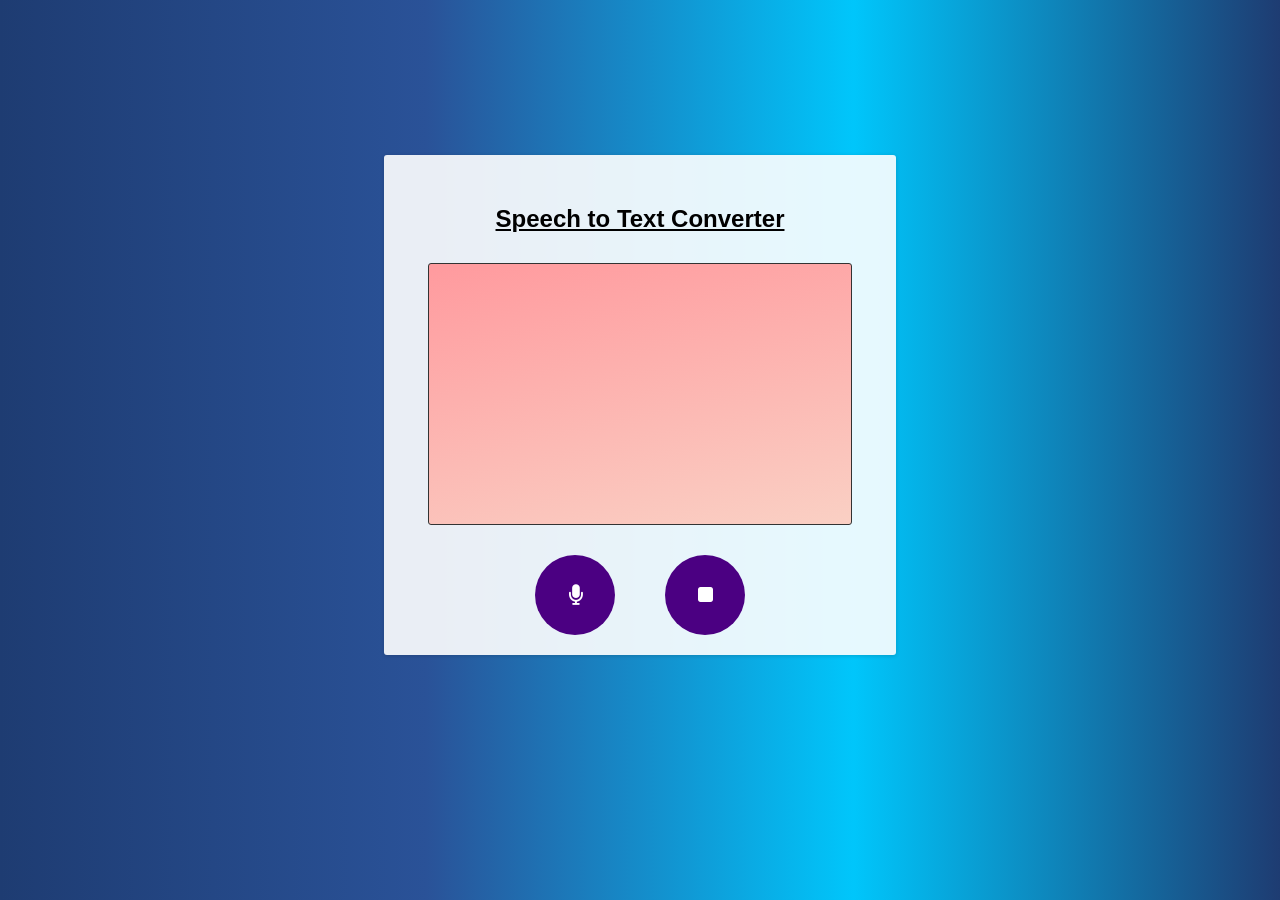
<file: Day 1 Speech-To-Text/Project-46-Speech-To-Text/index.html>
<!DOCTYPE html>
<html lang="en">
<head>
    <meta charset="UTF-8">
    <meta name="viewport" content="width=device-width, initial-scale=1.0">
    <title>Speech to Text</title>
    <link rel="stylesheet" href="style.css">
    <link rel="stylesheet" href="https://cdnjs.cloudflare.com/ajax/libs/font-awesome/6.5.1/css/all.min.css" integrity="sha512-DTOQO9RWCH3ppGqcWaEA1BIZOC6xxalwEsw9c2QQeAIftl+Vegovlnee1c9QX4TctnWMn13TZye+giMm8e2LwA==" crossorigin="anonymous" referrerpolicy="no-referrer" />
</head>
<body>
    
    <div class="container">
        <h2>Speech to Text Converter</h2>
        <div id="result"></div>
        <div class="button-container">
            <button onclick="startConverting()">
                <i class="fa fa-microphone"></i>
            </button>

            <button onclick="stopConverting()">
                <i class="fa fa-stop"></i>
            </button>
        </div>
    </div>
    <script src="script.js"></script>
</body>
</html>
</file>
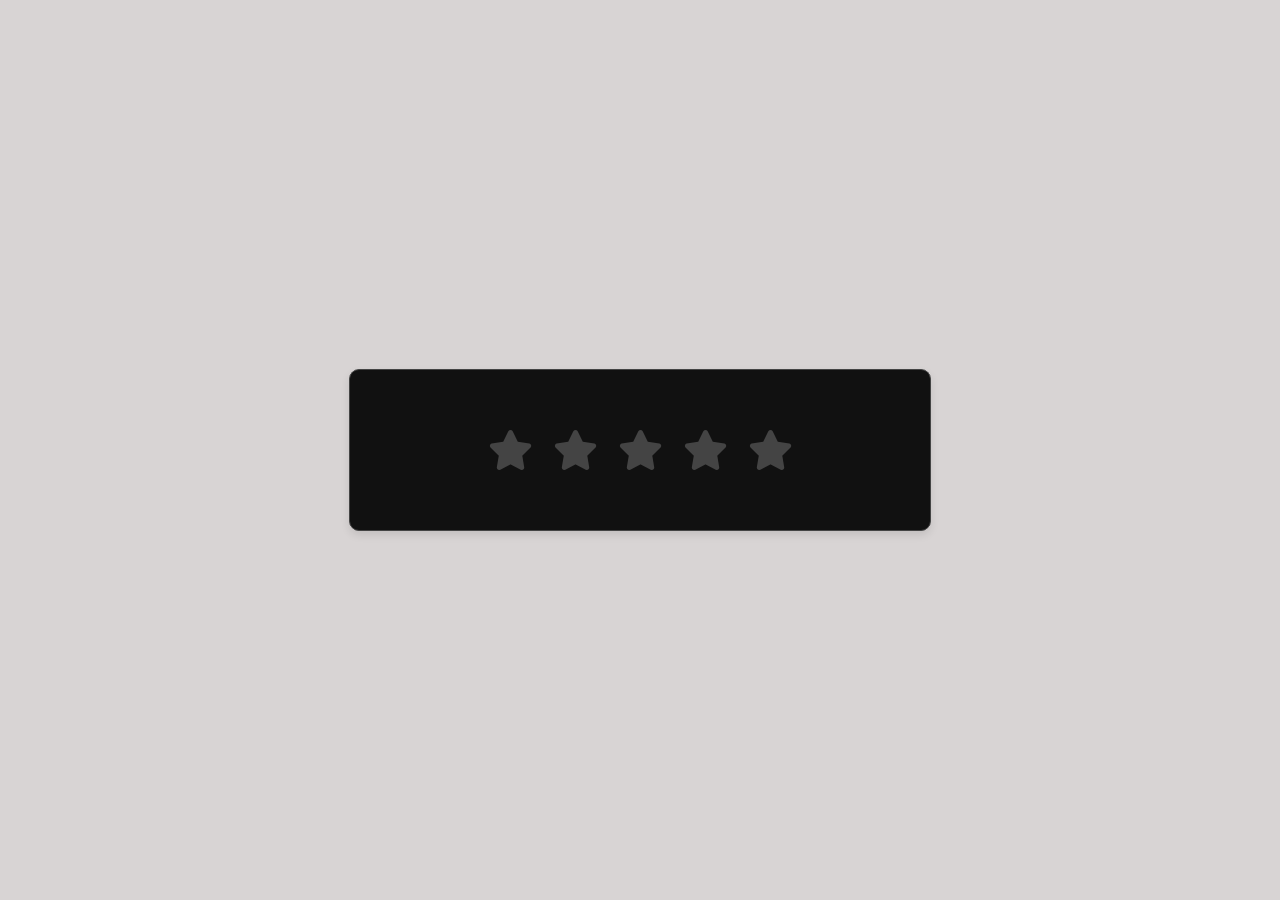
<file: Day 12 Star-Rating/Project-57-Star-Rating/index.html>
<!DOCTYPE html>
<html lang="en">
<head>
    <meta charset="UTF-8">
    <meta name="viewport" content="width=device-width, initial-scale=1.0">
    <title>Star Rating</title>
    <link rel="stylesheet" href="style.css">
    <link rel="stylesheet" href="https://cdnjs.cloudflare.com/ajax/libs/font-awesome/6.5.1/css/all.min.css" integrity="sha512-DTOQO9RWCH3ppGqcWaEA1BIZOC6xxalwEsw9c2QQeAIftl+Vegovlnee1c9QX4TctnWMn13TZye+giMm8e2LwA==" crossorigin="anonymous" referrerpolicy="no-referrer" />
</head>
<body>

    <div class="wrapper">
        <div class="post">
            <div class="text">Thanks for rating us!</div>
            <div class="edit">EDIT</div>
        </div>
        <div class="star-widget">
            <input type="radio" name="rate" id="rate-5">
            <label for="rate-5" class="fas fa-star"></label>
            <input type="radio" name="rate" id="rate-4">
            <label for="rate-4" class="fas fa-star"></label>
            <input type="radio" name="rate" id="rate-3">
            <label for="rate-3" class="fas fa-star"></label>
            <input type="radio" name="rate" id="rate-2">
            <label for="rate-2" class="fas fa-star"></label>
            <input type="radio" name="rate" id="rate-1">
            <label for="rate-1" class="fas fa-star"></label>
            <form action="#">
               <header></header> 
               <div class="btn">
                    <button type="submit">rate</button>
               </div>
            </form>
        </div>
    </div>
    <script src="script.js"></script>
</body>
</html>
</file>
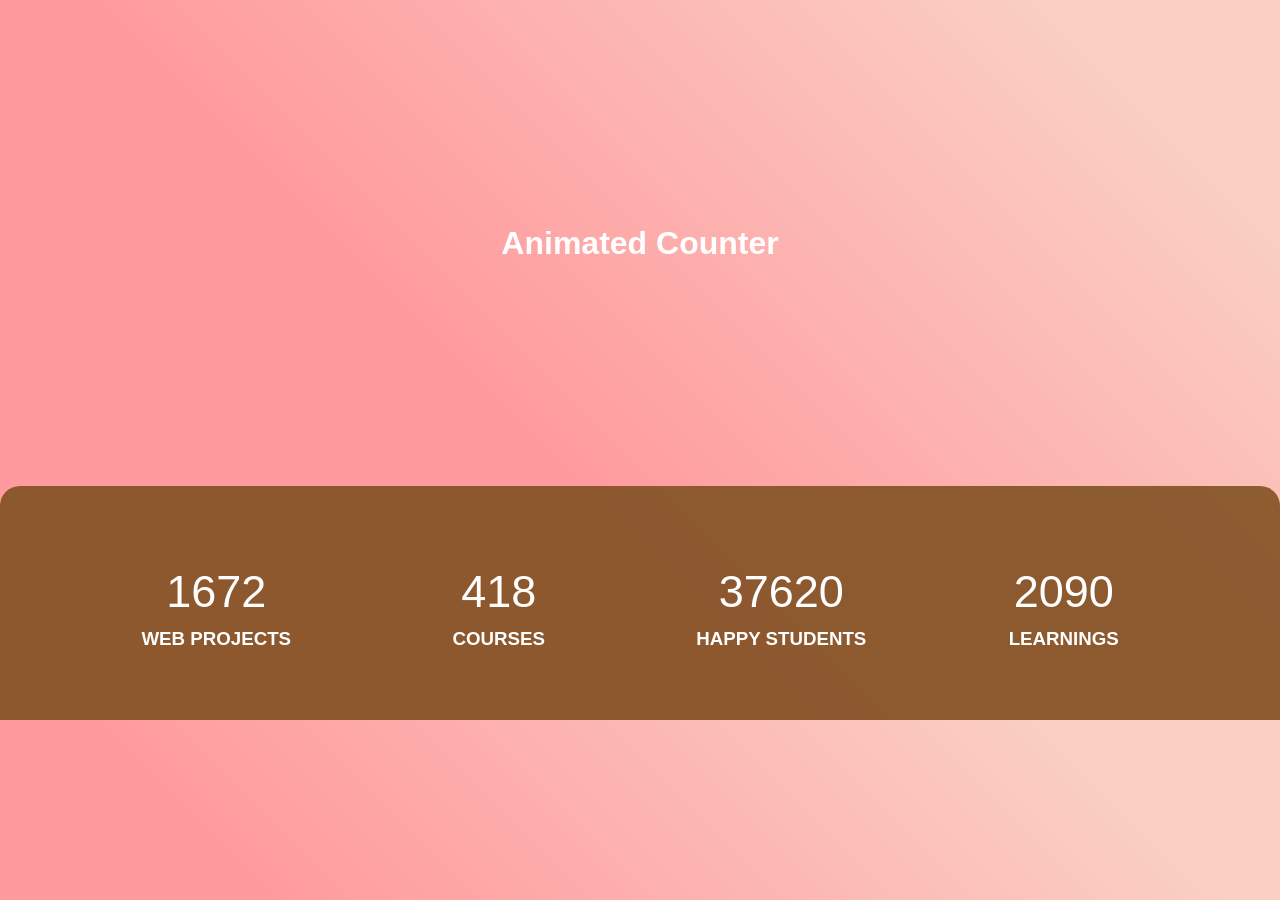
<file: Day 13 Animated-Counter/Project-58-Animated-Counter/index.html>
<!DOCTYPE html>
<html lang="en">
<head>
    <meta charset="UTF-8">
    <meta name="viewport" content="width=device-width, initial-scale=1.0">
    <title>Animated Counter</title>
    <link rel="stylesheet" href="style.css">
</head>
<body>

    <div class="header">
        <h1>Animated Counter</h1>
    </div>
    <div class="wrapper">
        <div class="counters">
            <div>
                <div class="counter" data-target="4000">0</div>
                <h3>Web Projects</h3>
            </div>

            <div>
                <div class="counter" data-target="1000">0</div>
                <h3>Courses</h3>
            </div>

            <div>
                <div class="counter" data-target="90000">0</div>
                <h3>Happy Students</h3>
            </div>

            <div>
                <div class="counter" data-target="5000">0</div>
                <h3>Learnings</h3>
            </div>

        </div>
    </div>
    <script src="script.js"></script>
</body>
</html>
</file>
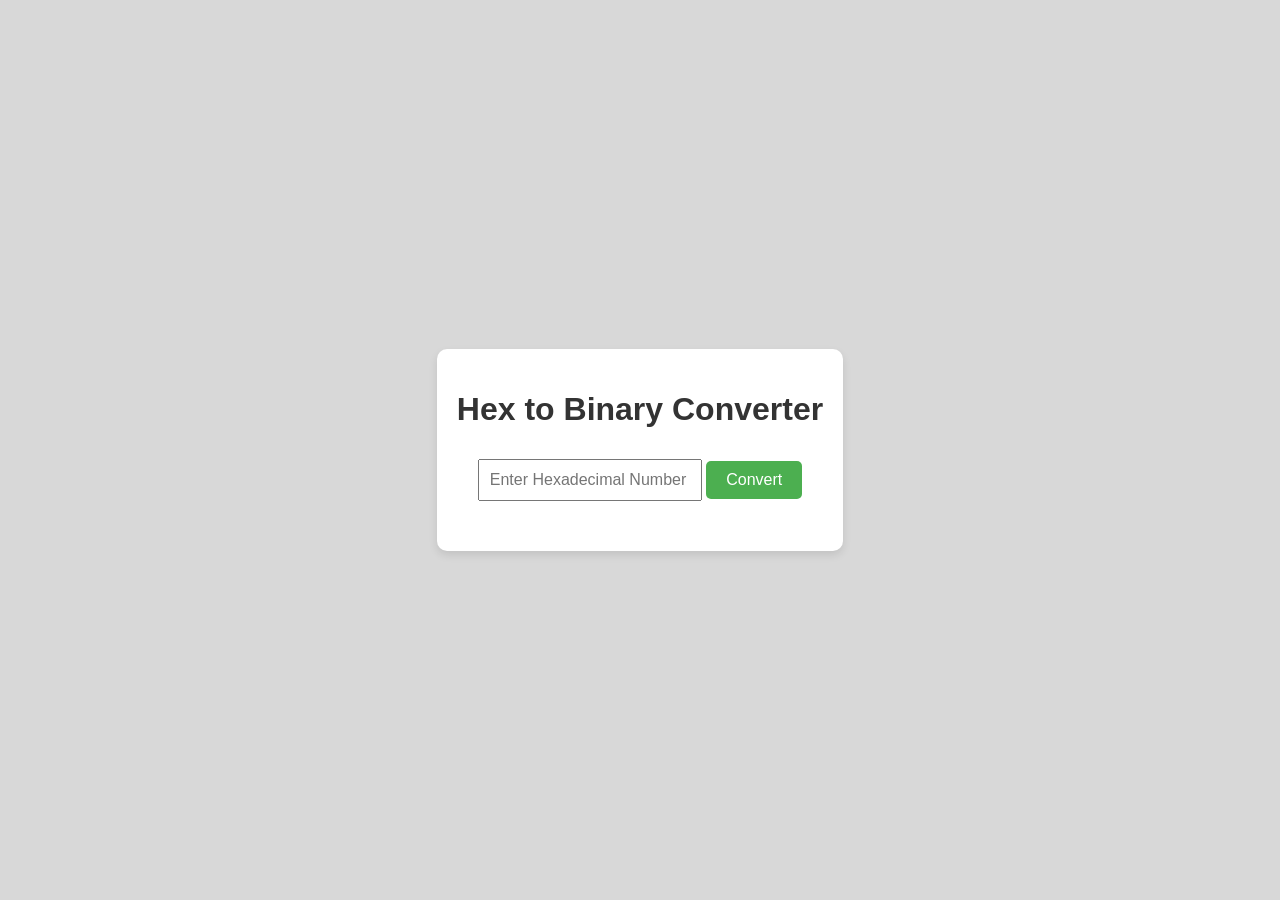
<file: Day 14 Hex-to-Binary-Converter/Project-59-Hex-to-Binary-Converter/index.html>
<!DOCTYPE html>
<html lang="en">
<head>
    <meta charset="UTF-8">
    <meta name="viewport" content="width=device-width, initial-scale=1.0">
    <title>Hex to Binary Converter</title>
    <link rel="stylesheet" href="style.css">
</head>
<body>
    
    <div class="container">
        <h1>Hex to Binary Converter</h1>
        <input type="text" id="hexInput" placeholder="Enter Hexadecimal Number" maxlength="1">
        <button onclick="convert()">Convert</button>
        <p id="binaryResult"></p>    
    </div>

    <script src="script.js"></script>
</body>
</html>
</file>
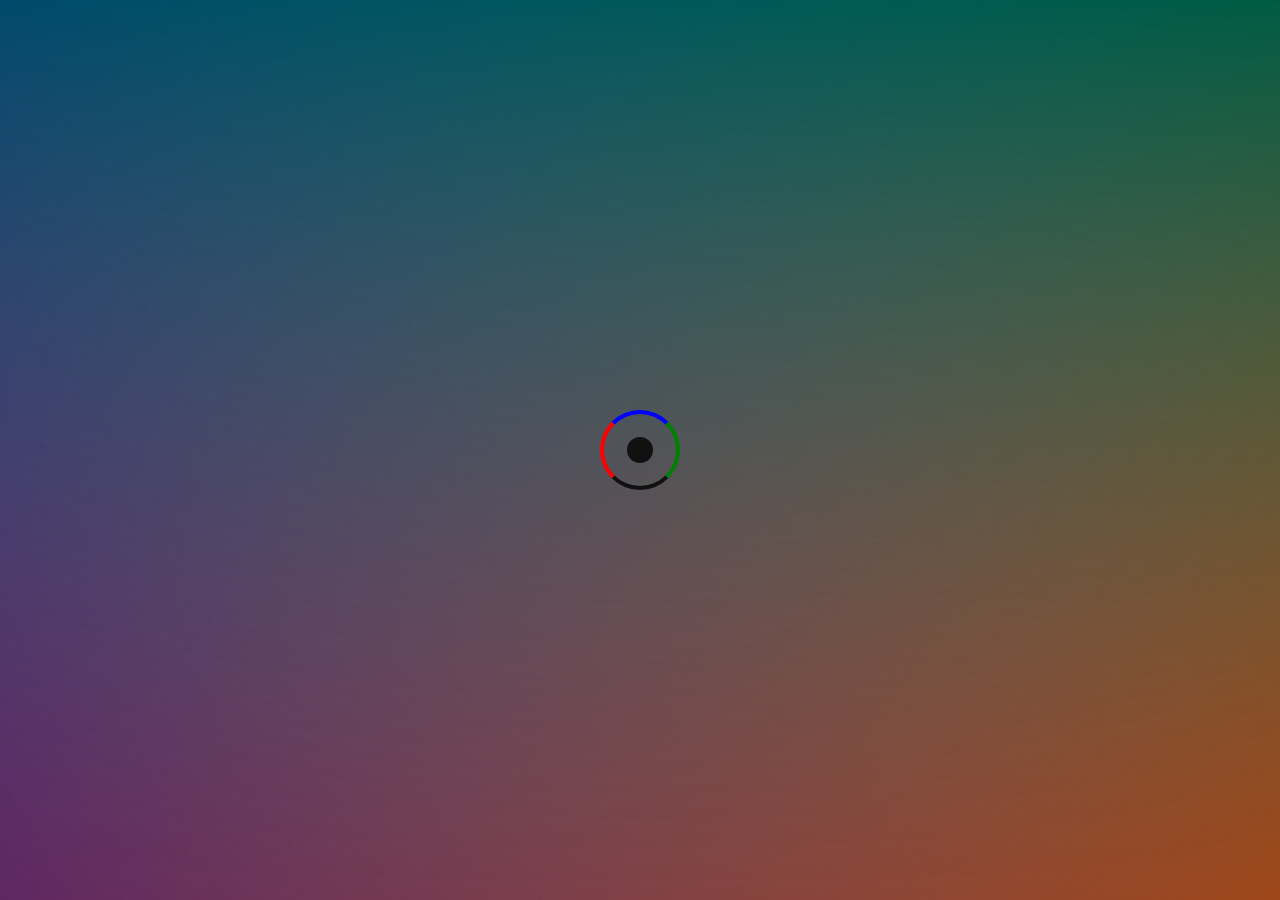
<file: Day 15 Awesome-Cursor/Project-60-Awesome-Cursor/index.html>
<!DOCTYPE html>
<html lang="en">
<head>
    <meta charset="UTF-8">
    <meta name="viewport" content="width=device-width, initial-scale=1.0">
    <title>Awesome Cursor</title>
    <link rel="stylesheet" href="style.css">
</head>
<body>

    <div class="cursor1"></div>
    <div class="cursor2"></div>


    <script src="script.js"></script>
</body>
</html>
</file>
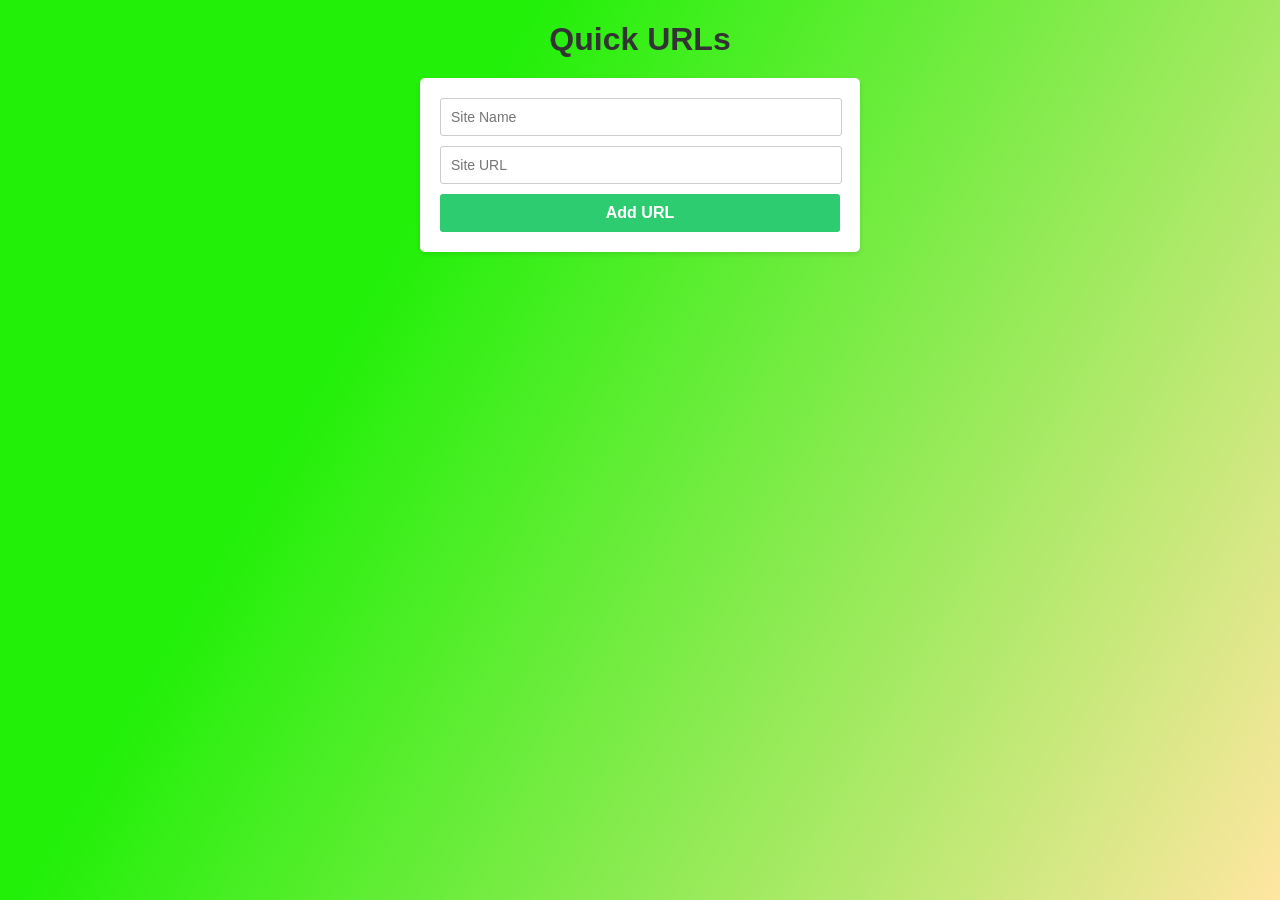
<file: Day 16 Quick-URL-Application/Project-61-Quick-URL-Application/index.html>
<!DOCTYPE html>
<html lang="en">
<head>
    <meta charset="UTF-8">
    <meta name="viewport" content="width=device-width, initial-scale=1.0">
    <title>Quick URLs Application</title>
    <link rel="stylesheet" href="style.css">
    <link rel="stylesheet" href="https://cdnjs.cloudflare.com/ajax/libs/font-awesome/6.5.1/css/all.min.css" integrity="sha512-DTOQO9RWCH3ppGqcWaEA1BIZOC6xxalwEsw9c2QQeAIftl+Vegovlnee1c9QX4TctnWMn13TZye+giMm8e2LwA==" crossorigin="anonymous" referrerpolicy="no-referrer" />
</head>
<body>

    <div class="container">
        <h1>Quick URLs</h1>
        <form id="bookmarkForm">
            <input type="text" id="siteName" placeholder="Site Name">
            <input type="url" id="siteUrl" placeholder="Site URL">
            <input type="submit" value="Add URL">
        </form>
        <ul id="bookmarkList"></ul>
    </div>
    
    <script src="script.js"></script>
</body>
</html>
</file>
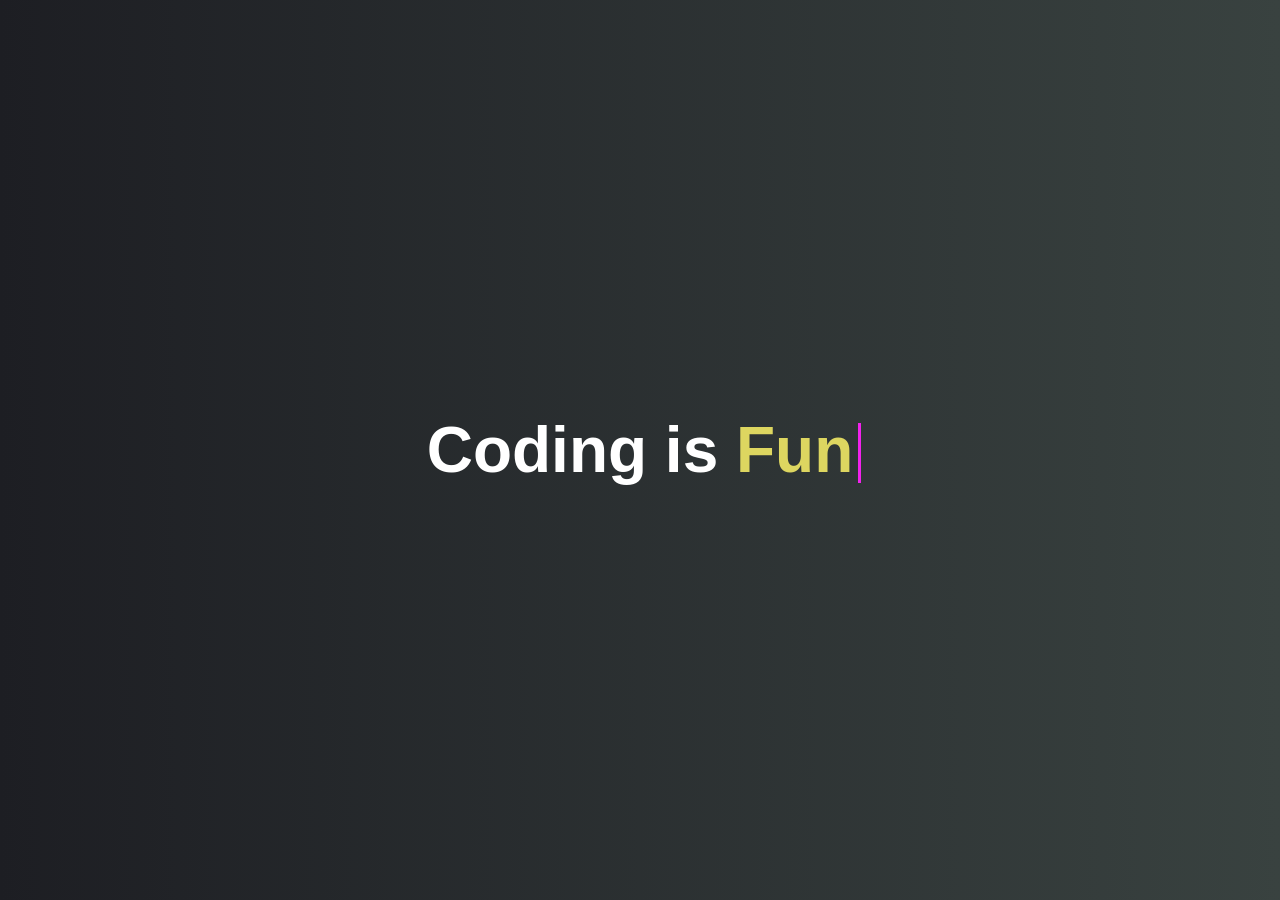
<file: Day 17 Typing-Text-Effect/Project-62-Typing-Text-Effect/index.html>
<!DOCTYPE html>
<html lang="en">
<head>
    <meta charset="UTF-8">
    <meta name="viewport" content="width=device-width, initial-scale=1.0">
    <title>Typing Text Effect</title>
    <link rel="stylesheet" href="style.css">
</head>
<body>
    
    <h1>Coding is <span></span></h1>

    <script src="script.js"></script>
</body>
</html>
</file>
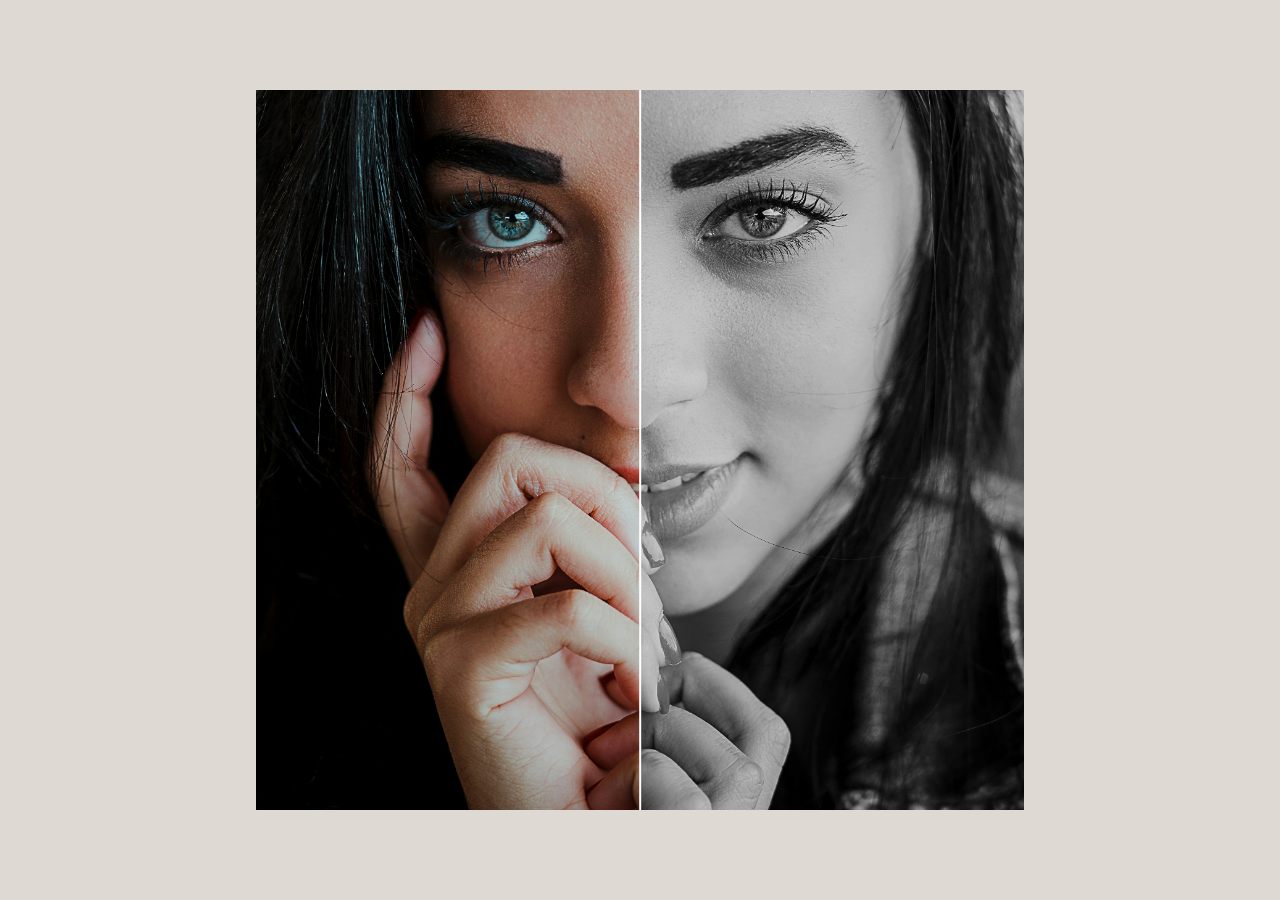
<file: Day 18 Image-Comparison-Slider/Project-63-Image-Comparison-Slider/index.html>
<!DOCTYPE html>
<html lang="en">
<head>
    <meta charset="UTF-8">
    <meta name="viewport" content="width=device-width, initial-scale=1.0">
    <title>Image Comparison Slider</title>
    <link rel="stylesheet" href="style.css">
</head>
<body>

    <div class="container">
        <div class="img-container-after">
            <img 
            src="carol-oliver-unsplash-gray-version.jpg"
            alt=""
            class="after"
            >
        </div>
        <div class="img-container-before">
            <img 
            src="carol-oliver-unsplash.jpg"
            alt=""
            class="before"
            >
        </div>
        <div class="slider"></div>
    </div>

    <script src="script.js"></script>
</body>
</html>
</file>
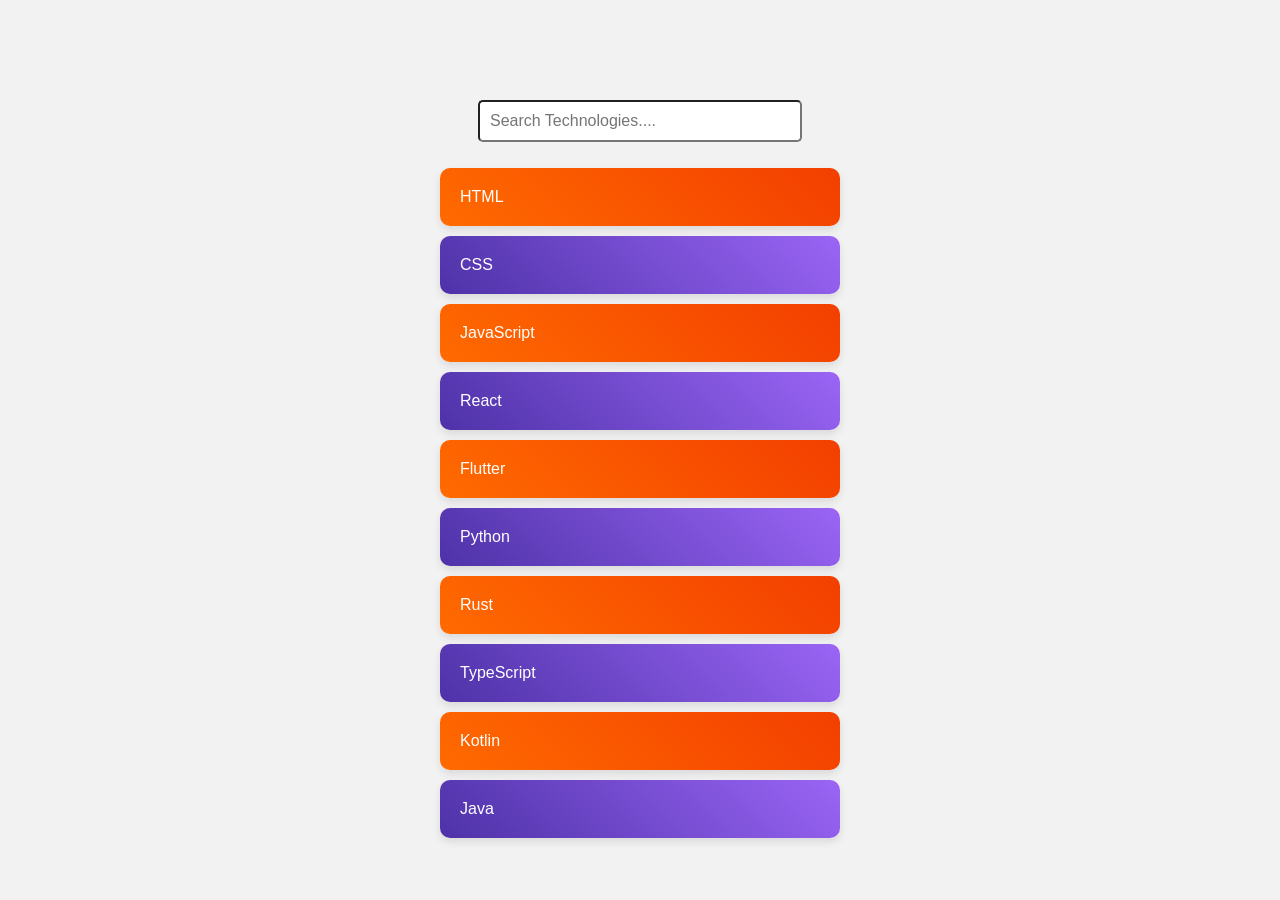
<file: Day 19  Search Functionality Project/Project-64-Search Functionality Project/index.html>
<!DOCTYPE html>
<html lang="en">
<head>
    <meta charset="UTF-8">
    <meta name="viewport" content="width=device-width, initial-scale=1.0">
    <title>Search Functionality Project</title>
    <link rel="stylesheet" href="style.css">
</head>
<body>

    <div id="search-container">
        <input type="text" id="search-input" placeholder="Search Technologies....">
    </div>
    
    <ul id="item-list">
        <li class="item">HTML</li>
        <li class="item">CSS</li>
        <li class="item">JavaScript</li>
        <li class="item">React</li>
        <li class="item">Flutter</li>
        <li class="item">Python</li>
        <li class="item">Rust</li>
        <li class="item">TypeScript</li>
        <li class="item">Kotlin</li>
        <li class="item">Java</li>
    </ul>

    <script src="script.js"></script>
</body>
</html>
</file>
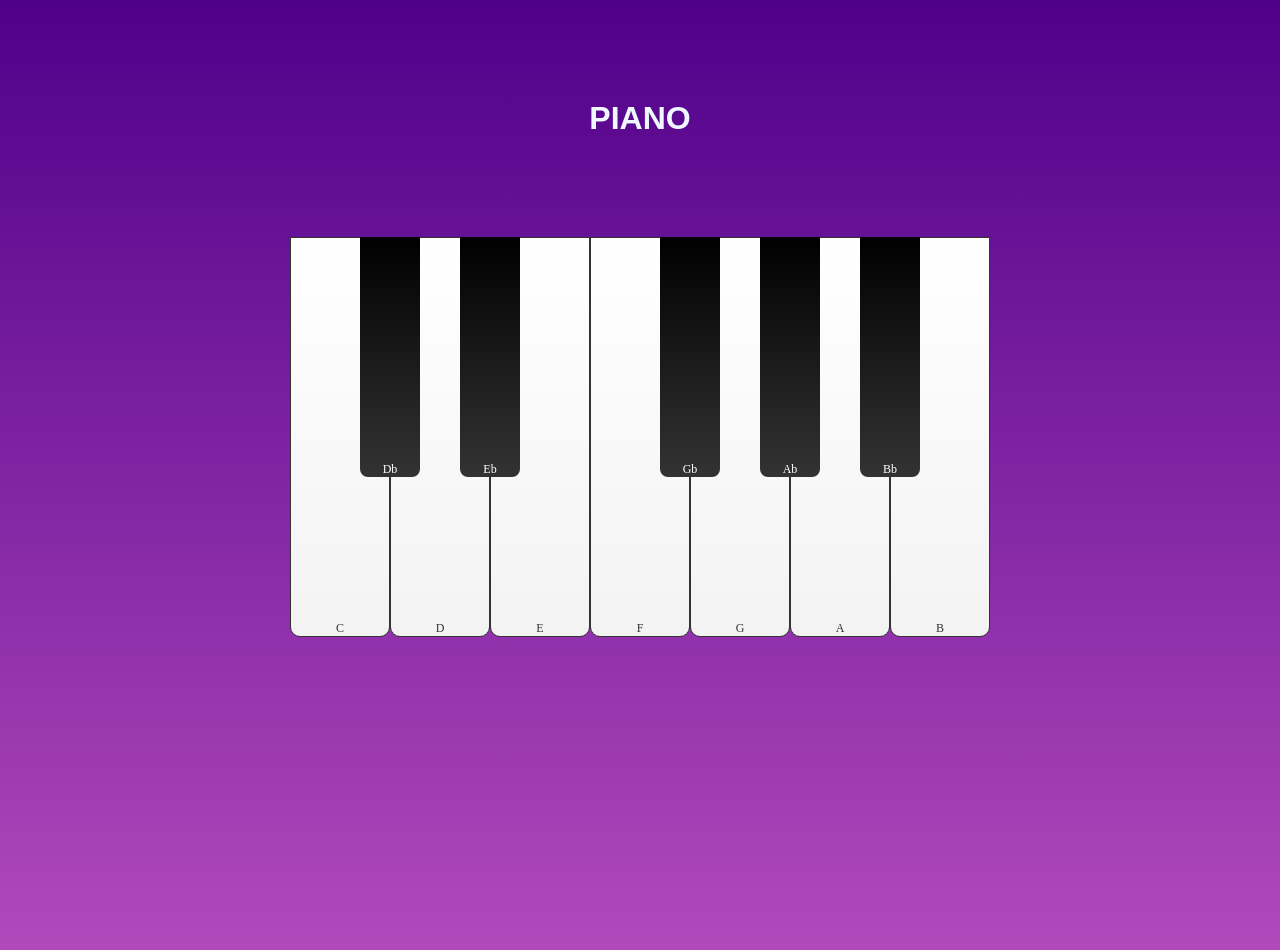
<file: Day 2 Piano-Application/Project-47-Piano-Application/index.html>
<!DOCTYPE html>
<html lang="en">
<head>
    <meta charset="UTF-8">
    <meta name="viewport" content="width=device-width, initial-scale=1.0">
    <title>Piano Application</title>
    <link rel="stylesheet" href="style.css">
</head>
<body>

    <h1>Piano</h1>
    <div class="wrapper">
        <div class="piano">

            <div data-note="C" class="key white">
                <span class="note-label">C</span>
                <audio src="notes/C.mp3" id="C"></audio>
            </div>

            <div data-note="Db" class="key black">
                <span class="note-label">Db</span>
                <audio src="notes/Db.mp3" id="Db"></audio>
            </div>

            <div data-note="D" class="key white">
                <span class="note-label">D</span>
                <audio src="notes/D.mp3" id="D"></audio>
            </div>

            <div data-note="Eb" class="key black">
                <span class="note-label">Eb</span>
                <audio id="Eb" src="notes/Eb.mp3"></audio>
              </div>
        
              <div data-note="E" class="key white">
                <span class="note-label">E</span>
                <audio id="E" src="notes/E.mp3"></audio>
              </div>
        
              <div data-note="F" class="key white">
                <span class="note-label">F</span>
                <audio id="F" src="notes/F.mp3"></audio>
              </div>
        
              <div data-note="Gb" class="key black">
                <span class="note-label">Gb</span>
                <audio id="Gb" src="notes/Gb.mp3"></audio>
              </div>
        
              <div data-note="G" class="key white">
                <span class="note-label">G</span>
                <audio id="G" src="notes/G.mp3"></audio>
              </div>
        
              <div data-note="Ab" class="key black">
                <span class="note-label">Ab</span>
                <audio id="Ab" src="notes/Ab.mp3"></audio>
              </div>
        
              <div data-note="A" class="key white">
                <span class="note-label">A</span>
                <audio id="A" src="notes/A.mp3"></audio>
              </div>
        
              <div data-note="Bb" class="key black">
                <span class="note-label">Bb</span>
                <audio id="Bb" src="notes/Bb.mp3"></audio>
              </div>
        
              <div data-note="B" class="key white">
                <span class="note-label">B</span>
                <audio id="B" src="notes/B.mp3"></audio>
              </div>

        </div>
    </div>
    <script src="script.js"></script>
</body>
</html>
</file>
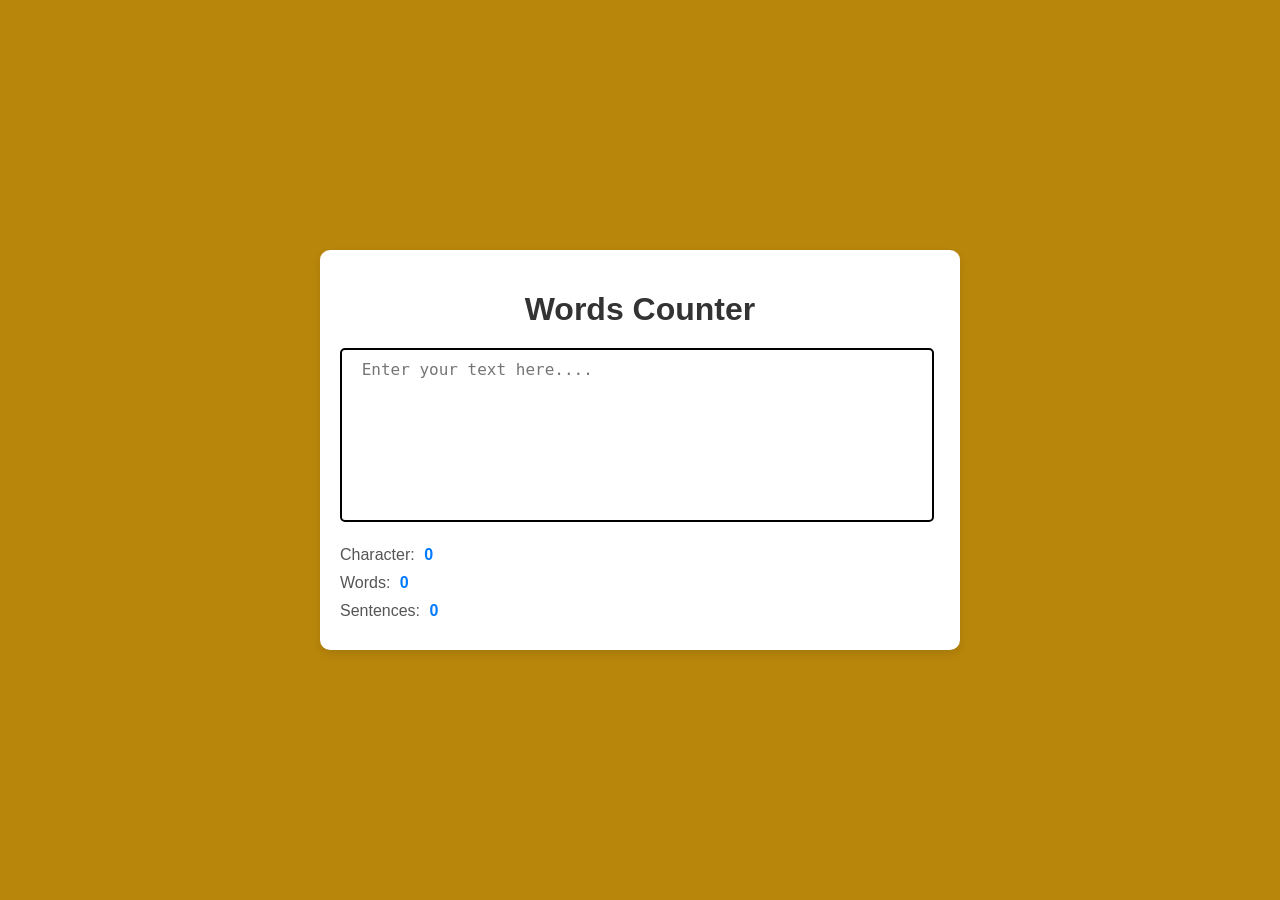
<file: Day 20 Words-Counter/Project-65-Words-Counter/index.html>
<!DOCTYPE html>
<html lang="en">
<head>
    <meta charset="UTF-8">
    <meta name="viewport" content="width=device-width, initial-scale=1.0">
    <title>Words Counter</title>
    <link rel="stylesheet" href="style.css">
</head>
<body>
        <div class="container">
            <div class="card">
                <h1>Words Counter</h1>
                <textarea placeholder=" Enter your text here...."></textarea>
                <div class="calculation">
                    <div class="count">Character: <span id="characterCount">0</span></div>
                    <div class="count">Words: <span id="wordCount">0</span></div>
                    <div class="count">Sentences: <span id="sentenceCount">0</span></div>
                </div>
            </div>
        </div>

    <script src="script.js"></script>
</body>
</html>
</file>
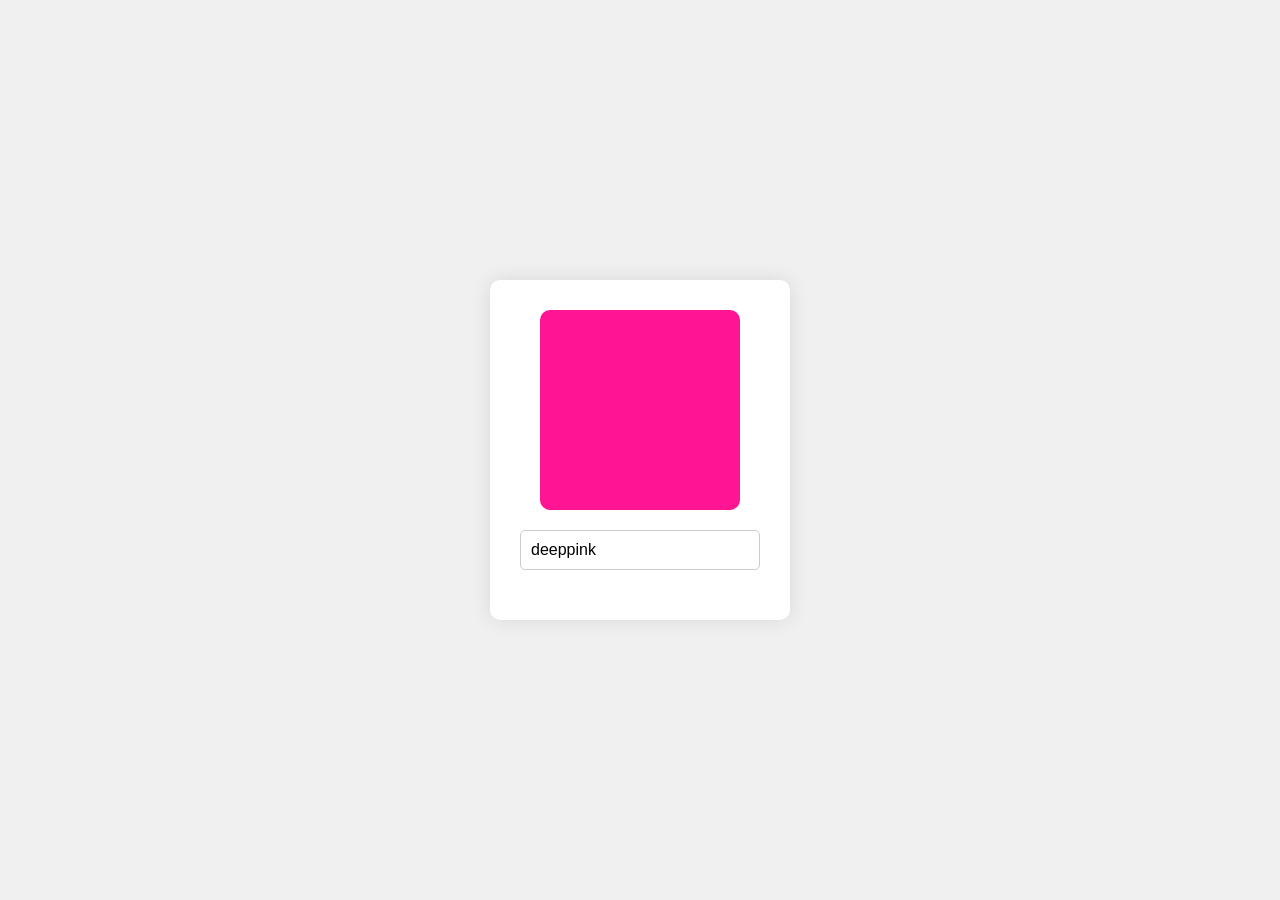
<file: Day 21 Dynamic-Color-Changer/Project-66-Dynamic-Color-Changer/index.html>
<!DOCTYPE html>
<html lang="en">
<head>
    <meta charset="UTF-8">
    <meta name="viewport" content="width=device-width, initial-scale=1.0">
    <title>Dynamic Color Changer</title>
    <link rel="stylesheet" href="style.css">
</head>
<body>

    <div class="container">
        <div id="result-box"></div>
        <input type="text" id="input-box" value="deeppink">
    </div>
    
    <script src="script.js"></script>
</body>
</html>
</file>
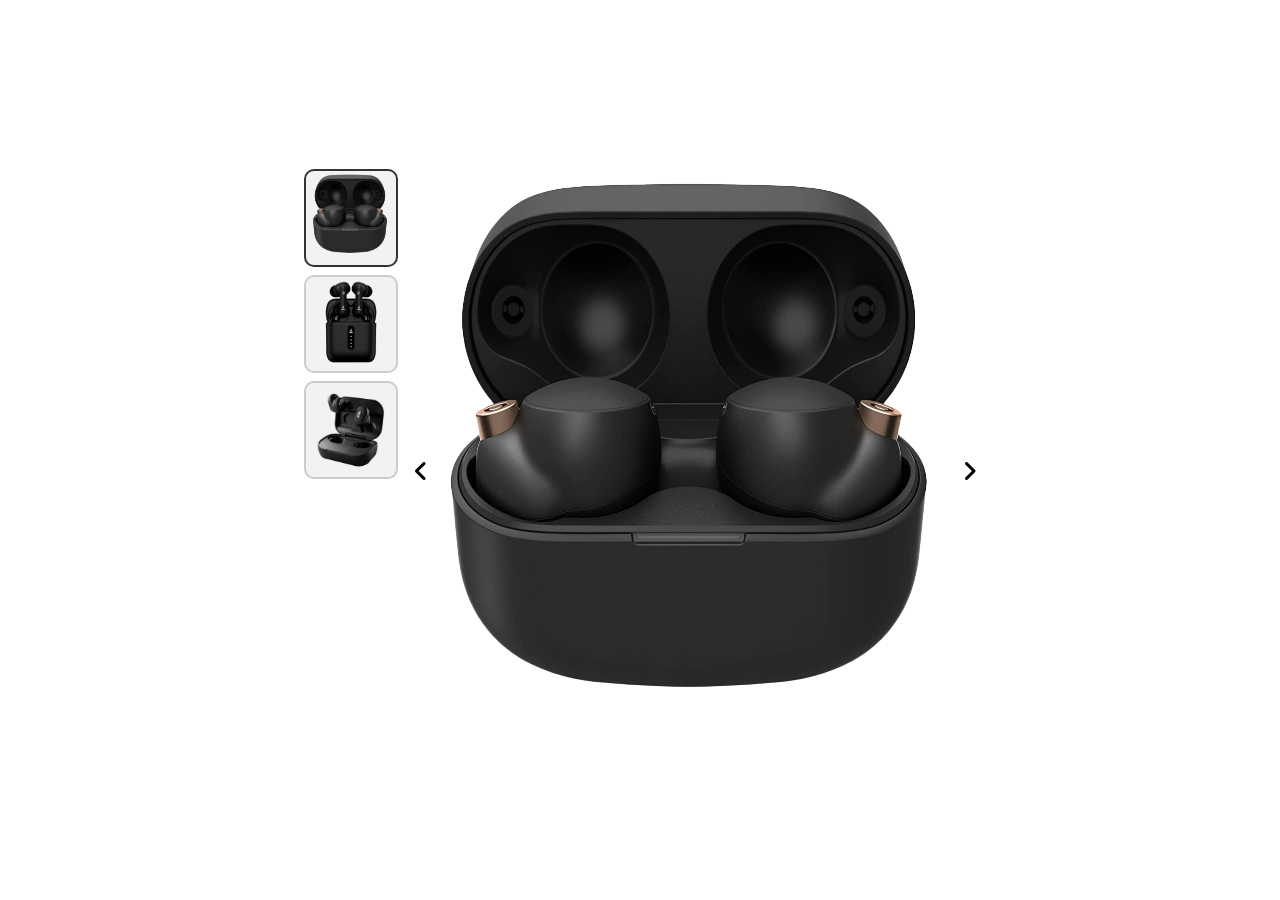
<file: Day 23 Image-Carousel/Project-68-Image-Carousel/index.html>
<!DOCTYPE html>
<html lang="en">
<head>
    <meta charset="UTF-8">
    <meta name="viewport" content="width=device-width, initial-scale=1.0">
    <title>Image Carousel</title>
    <link rel="stylesheet" href="style.css">
    <link rel="stylesheet" href="https://cdnjs.cloudflare.com/ajax/libs/font-awesome/6.5.1/css/all.min.css" integrity="sha512-DTOQO9RWCH3ppGqcWaEA1BIZOC6xxalwEsw9c2QQeAIftl+Vegovlnee1c9QX4TctnWMn13TZye+giMm8e2LwA==" crossorigin="anonymous" referrerpolicy="no-referrer" />
</head>
<body>

    <div class="main-container">
        <div class="col-1">
            <div class="items">
                <div class="item active">
                    <img src="./imgs/ear-buds.png" alt="">
                </div>
                <div class="item">
                    <img src="./imgs/ear-buds2.png" alt="">
                </div>
                <div class="item">
                    <img src="./imgs/ear-buds3.png" alt="">
                </div>
            </div>
        </div>

        <div class="col-2">
            <div class="carousel">
                <button id="prevBtn"><i class="fas fa-angle-left"></i></button>
                <button id="nextBtn"><i class="fas fa-angle-right"></i></button>
                <div class="slides-container">
                   <div class="slide"> 
                     <img src="./imgs/ear-buds.png" alt="">
                   </div> 
                   <div class="slide"> 
                    <img src="./imgs/ear-buds2.png" alt="">
                  </div> 
                  <div class="slide"> 
                    <img src="./imgs/ear-buds3.png" alt="">
                  </div> 
                </div>
            </div>
        </div>
    </div>
    <script src="script.js"></script>
</body>
</html>
</file>
<file: Day 1 Speech-To-Text/Project-46-Speech-To-Text/style.css>
*{
    padding: 0;
    margin: 0;
    box-sizing: border-box;
}

body{
    display: flex;
    justify-content: center;
    align-items: center;
    min-height: 90vh;
    font-family: sans-serif;
    background: linear-gradient(to right,
    #1e3c72, #2a5298, #00c6fb, #1e3c72
    );
}

h2{
    text-align: center;
    margin-top: 30px;
    margin-bottom: 30px;
    text-decoration: underline;
}

.container{
    display: flex;
    justify-content: center;
    align-items: center;
    flex-direction: column;
    box-shadow: 0px 1px 4px rgba(0, 0, 0, 0.16);
    width: 40%;
    height: 500px;
    background: rgba(255, 255, 255, 0.9);
    padding: 20px;
    margin: 20px auto;
    border-radius: 3px;
}

#result{
    border: 1px solid #333;
    padding: 40px 50px;
    height: 300px;
    width: 90%;
    margin-bottom: 30px;
    background: linear-gradient(168deg, #ff9a9e,#fad0c4);
    border-radius: 3px;
}

.button-container{
    display: flex;
    justify-content: center;
    align-items: center;
    gap: 50px;
}

button{
    font-size: 20px;
    height: 80px;
    width: 80px;
    border-radius: 50%;
    background-color: indigo;
    color: #fff;
    outline: none;
    border: none;
    animation: pulse 1.5s infinite alternate;
    cursor: pointer;
}

button:hover{
    background-color: darkblue;
}


@keyframes pulse {
    
    from{
        transform: scale(1);
    }

    to{
        transform: scale(1.1);

    }

}
</file>
<file: Day 12 Star-Rating/Project-57-Star-Rating/style.css>
html,body{
    font-family: fantasy;
    display: grid;
    height: 100%;
    place-items: center;
    text-align: center;
    background: #d8d4d4;
}

.wrapper{
    position: relative;
    width: 400px;
    background: #111;
    padding: 50px 90px;
    border: 1px solid #444;
    border-radius: 10px;
    box-shadow: 0 4px 8px rgba(0, 0, 0, 0.1);
    margin: 20px;
    display: flex;
    align-items: center;
    justify-content: center;
    flex-direction: column;    
}

.post{
    display: none;
}

.text{
    font-size: 25px;
    color: #666;
    font-weight: 500;
}

.edit,.btn button{
    display: inline-block;
    background-color: #4285f4;
    color: white;
    padding: 10px 20px;
    cursor: pointer;
    border: none;
    border-radius: 5px;
    margin-top: 10px;
    font-size: 16px;
}

.star-widget input{
    display: none;
}

.star-widget label{
    font-size: 40px;
    color: #444;
    padding: 10px;
    float: right;
    transition: all 0.2s ease;
}

input:not(:checked) ~ label:hover,
input:not(:checked) ~ label:hover ~ label
{
    color: #fd4;
}

input:checked ~ label{
    color: #fd4;
}

#rate-1:checked ~ form header:before{
    content: "I hate it";
}

#rate-2:checked ~ form header:before{
    content: "I don't like it";
}

#rate-3:checked ~ form header:before{
    content: "It's an average";
}

#rate-4:checked ~ form header:before{
    content: "I like it";
}

#rate-5:checked ~ form header:before{
    content: "I love it";
}

.wrapper form{
    display: none;
}

input:checked ~ form{
    display: block;
}

form header{
    width: 100%;
    font-size: 25px;
    color: #f3df48;
    font-weight: 500;
    margin: 5px 0 20px 0;
    text-align: center;
    transition: all 0.2s ease;
}

form .btn button{
    padding: 10px 40px;
    text-transform: uppercase;
    cursor: pointer;
}
</file>
<file: Day 13 Animated-Counter/Project-58-Animated-Counter/style.css>
*{
    box-sizing: border-box;
    margin: 0;
    padding: 0;
}

body{
    font-family: sans-serif;
    color: #fff;
    display: flex;
    flex-direction: column;
    justify-content: flex-end;
    height: 80vh;
    background: linear-gradient(45deg,#ff9a9e 40%,#fad0c4 89%,#fad0c4 100%);
    
}

.header{
    flex: 1;
    height: 100%;
    display: flex;
    align-items: center;
    justify-content: center;
}

h3{
    text-transform: uppercase;
}

.wrapper{
    padding: 70px 20px;
    background: rgba(129, 82, 35,0.9);
    border-top-left-radius: 20px;
    border-top-right-radius: 20px;
}

.wrapper .counters{
    display: grid;
    grid-template-columns: repeat(4,1fr);
    grid-gap: 30px;
    text-align: center;
    max-width: 1100px;
    margin: 0 auto;
    overflow: auto;
}

.wrapper .counters .counter{
    font-size: 45px;
    margin: 10px 0;
    animation: counterAnimation 1.5s ease-out;
}

@keyframes counterAnimation {
    0%{
        transform: translateY(20px);
        opacity: 0;
    }
    100%{
        transform: translateY(0);
        opacity: 1;
    }
}
</file>
<file: Day 14 Hex-to-Binary-Converter/Project-59-Hex-to-Binary-Converter/style.css>
body{
    font-family: sans-serif;
    display: flex;
    justify-content: center;
    align-items: center;
    height: 100vh;
    margin: 0;
    padding: 0;
    background-color: #d8d8d8;
}

.container{
    text-align: center;
    background: #fff;
    padding: 20px;
    border-radius: 10px;
    box-shadow: 0 4px 8px rgba(0, 0, 0, 0.1);
    animation: fadeIn 0.5s ease-in-out;
}

@keyframes fadeIn {
    from{
        opacity: 0;
    }   
    to{
        opacity: 1;
    } 
}

h1{
    color: #333;
}

input{
    padding: 10px;
    margin: 10px 0;
    font-size: 16px;
    width: 200px;
}

button{
    background-color: #4CAF50;
    color: white;
    padding: 10px 20px;
    border: none;
    border-radius: 5px;
    cursor: pointer;
    font-size: 16px;
    transition: background-color 0.3s ease;
}

button:hover{
    background-color: #45a049;
}

p{
    margin-top: 20px;
    font-size: 18px;
}
</file>
<file: Day 15 Awesome-Cursor/Project-60-Awesome-Cursor/style.css>
*{
    margin: 0;
    padding: 0;
    box-sizing: border-box;
}

html{
    height: 100%;
    background: linear-gradient(darkcyan,transparent),
                linear-gradient(-45deg,chocolate,transparent),
                linear-gradient(45deg,rebeccapurple,transparent);
    background-blend-mode: multiply;            
}


.cursor1{
    position: fixed;
    width: 80px;
    height: 80px;
    border: 4px solid #111;
    border-top-color: blue;
    border-left-color: red;
    border-right-color: green;
    border-radius: 50%;
    left: 50%;
    top: 50%;
    transform: translate(-50%,-50%);
    pointer-events: none;
    transition: all 0.1s ease;
}

.cursor2{
    position: fixed;
    background: #111;
    height: 26px;
    width: 26px;
    border-radius: 50%;
    left: 50%;
    top: 50%;
    transform: translate(-50%,-50%);
    pointer-events: none;
    transition: all 0.15s ease;
}
</file>
<file: Day 16 Quick-URL-Application/Project-61-Quick-URL-Application/style.css>
body{
    font-family: sans-serif;
    margin: 0;
    padding: 0;
    background: linear-gradient(120deg, #22f009 30%,#ffe6a1 100%);
    min-height: 100vh;
}

.container{
    display: flex;
    flex-direction: column;
}

h1{
    text-align: center;
    margin-bottom: 20px;
    color: #333;
}

form{
    max-width: 400px;
    margin: 0 auto;
    padding: 20px;
    background: #fff;
    border-radius: 5px;
    box-shadow: 0 2px 5px rgba(0, 0, 0, 0.1);
}

input[type="text"],
input[type="url"]{
    width: 95%;
    margin-bottom: 10px;
    padding: 10px;
    border: 1px solid #ccc;
    border-radius: 3px;
    font-size: 14px;
}

input[type="submit"]{
    width: 100%;
    padding: 10px;
    background-color: #2ecc71;
    color: #fff;
    border: none;
    border-radius: 3px;
    font-size: 16px;
    font-weight: bold;
    cursor: pointer;
}

input[type="submit"]:hover{
    background-color: #27ae60;
}

/* CSS will be Used inside the JS */

ul{
    display: flex;
    justify-content: center;
    list-style-type: none;
    margin-top: 20px;
    padding: 0;
}

li{
    background-color: #e6e6e6;
    padding: 20px;
    border-radius: 5px;
    box-shadow: 0 2px 5px rgba(0, 0, 0, 0.1);
    margin: 5px;
    text-align: center;
}

li a{
    text-decoration: none;
    color: #5c5757;
    font-size: 16px;
    font-weight: 600;
}

li a:hover{
    color: #2813e2;
}

button{
    padding: 8px;
    background-color: #e74c3c;
    color: #fff;
    border: none;
    border-radius: 3px;
    cursor: pointer;
    margin-left: 10px;
}

button:hover{
    background-color: #c0392b;
}
</file>
<file: Day 17 Typing-Text-Effect/Project-62-Typing-Text-Effect/style.css>
*{
    margin: 0;
    padding: 0;
    box-sizing: border-box;
    font-family: sans-serif;
}

body{
    display: flex;
    height: 100vh;
    align-items: center;
    justify-content: center;
    background: linear-gradient(to right, #1D1E23,#394240);
}

h1{
    color: #fff;
    font-size: 4rem;
    font-weight: 600;
}

h1 span{
   color: #DDD660; 
   position: relative;
}

h1 span::before{
    content: "";
    height: 60px;
    width: 3px;
    position: absolute;
    top: 50%;
    right: -8px;
    background: #f222ED;
    transform: translateY(-45%);
    animation: blink 0.7s infinite;
}

@keyframes blink {
        50%{opacity: 0;}
}
</file>
<file: Day 18 Image-Comparison-Slider/Project-63-Image-Comparison-Slider/style.css>
*{
    box-sizing: border-box;
    margin: 0;
    padding: 0;

}

body{
    background-color: #ded9d2;
    display: flex;
    align-items: center;
    justify-content: center;
    height: 100vh;
    overflow: hidden;
}

.container{
    position: relative;
    width: 60vw;
    height: 80vh;
}

.img-container-before,
.img-container-after{
    position: absolute;
    width: 60vw;
    height: 80vh;
}

.img-container-before{
    width: 30vw;
    overflow: hidden;
}

img{
    width: 60vw;
    height: 80vh;
    object-fit: cover;
}

.slider{
    width: 0.1rem;
    background: white;
    height: 100%;
    position: absolute;
    top: 0;
    left: 50%;
    transform: translateX(-50%);
    z-index: 10;
    pointer-events: none;
}
</file>
<file: Day 19  Search Functionality Project/Project-64-Search Functionality Project/style.css>
body{
    font-family: sans-serif;
    background: #f2f2f2;
    margin: 0;
    padding: 0;
    display: flex;
    flex-direction: column;
    align-items: center;
    height: 100vh;
}

#search-container{
    text-align: center;
    margin-top: 100px;
    max-width: 400px;
}

#search-input{
    padding: 10px;
    font-size: 16px;
    width: 300px;
    border-radius: 5px;
}

#item-list{
    list-style: none;
    padding: 0;
    width: 100%;
    max-width: 400px;
}

.item{
    margin: 10px 0;
    padding: 20px;
    background: #fff;
    border-radius: 10px;
    box-shadow: 0 4px 8px rgba(0, 0, 0, 0.1);
    transition: transform 0.3s ease-in-out;
}

.item:hover{
    transform: scale(1.05);
}

.item:nth-child(even){
    background: linear-gradient(45deg, #4e32a8,#9a65f5);
    color: white;
}

.item:nth-child(odd){
    background: linear-gradient(45deg, #ff6a00,#f33f00);
    color: white;
}
</file>
<file: Day 2 Piano-Application/Project-47-Piano-Application/style.css>
*{
    box-sizing: border-box;
    padding: 0;
    margin: 0;
}

body{
    background: linear-gradient(to bottom, #4f008a,#b149bb);
    min-height: 100vh;
}

h1{
    text-align: center;
    margin-top: 50px;
    padding-top: 50px;
    color: aliceblue;
    text-transform: uppercase;
    font-family: sans-serif;
}

.wrapper{
    margin-top: 100px;
    display: flex;
    justify-content: center;
    align-items: center;
}

.piano{
    display: flex;
}

.key{
    height: calc(var(--width) * 4);
    width: var(--width);
    transition: background-color 0.2s ease;
    position: relative; 
}

.white{
    --width:100px;
    background: linear-gradient(to bottom, #ffffff,#f3f3f3);
    border: 1px solid #333;
    border-radius: 0px 0px 10px 10px;
    color: #333;
}

.white:active{
    background-color: #CCC;
}

.black{
    --width:60px;
    background: linear-gradient(to bottom, #000000,#333333);
    margin-left: calc(var(--width) /-2);
    margin-right: calc(var(--width) /-2);
    z-index: 2;
    border-radius: 0px 0px 8px 8px;
    color: #fff;
}

.note-label{
    font-size: 12px;
    color: inherit;
    position: absolute;
    bottom: 0;
    left: 50%;
    transform: translateX(-50%);
}

.black:active{
    background-color: #333;
}

.key.active{
    transform: translateY(4px);
}
</file>
<file: Day 20 Words-Counter/Project-65-Words-Counter/style.css>
body{
    margin: 0;
    padding: 0;
    box-sizing: border-box;
    background-color: darkgoldenrod;
    font-family: sans-serif;
}

.container{
    display: flex;
    justify-content: center;
    align-items: center;
    height: 100vh;
}

.card{
    background-color: #fff;
    border-radius: 10px;
    box-shadow: 0 4px 8px rgba(0, 0, 0, 0.1);
    padding: 20px;
    width: 90%;
    max-width: 600px;
    animation: slideIn 0.5s ease forwards;
}

@keyframes slideIn {
    from{
        transform: translateY(-50px);
        opacity: 0;
    }

    to{
        transform: translateY(0);
        opacity: 1;
    }
}

.card h1{
    text-align: center;
    margin-bottom: 20px;
    color: #333;
}

textarea{
    resize: none;
    width: 95%;
    height: 150px;
    padding: 10px;
    border: 2px solid #000;
    border-radius: 5px;
    font-size: 16px;
}

.calculation{
    margin-top: 20px;
}

.count{
    margin-bottom: 10px;
    color: #555;
    font-size: 16px;
}

.count span{
    font-weight: bold;
    color: #007bff;
    margin-left: 5px;
}
</file>
<file: Day 21 Dynamic-Color-Changer/Project-66-Dynamic-Color-Changer/style.css>
*{
    padding: 0;
    margin: 0;
    box-sizing: border-box;
}

body{
    font-family: sans-serif;
    background-color: #f0f0f0;
}

.container{
    background-color: #fff;
    width: 300px;
    position: absolute;
    top: 50%;
    left: 50%;
    transform: translate(-50%,-50%);
    padding: 30px;
    border-radius: 10px;
    box-shadow: 0 0 20px rgba(0, 0, 0, 0.1);
}

#result-box{
    height: 200px;
    width: 200px;
    background-color: #f5f5f5;
    border-radius: 10px;
    margin: 0 auto;
    display: flex;
    justify-content: center;
    align-items: center;
}

#input-box{
    width: 100%;
    padding: 10px;
    border: 1px solid #ccc;
    border-radius: 5px;
    font-size: 16px;
    margin-top: 20px;
    margin-bottom: 20px;
    outline: none;
}
</file>
<file: Day 23 Image-Carousel/Project-68-Image-Carousel/style.css>
*{
    box-sizing: border-box;
    padding: 0;
    margin: 0;
}

body{
    display: grid;
    place-items: center;
    height: 100vh;
}

.main-container{
    display: flex;
}

.col-1{
    width: 16.6%;
}

.col-2{
   width: 84.4%;
}

.item{
    border: 2px solid #ccc;
    margin: 0.5rem;
    border-radius: 10px;
    cursor: pointer;
    background-color: #f2f2f2;
}

.item.active{
    border: 2px solid #343434;
}

.item img{
    width: 90px;
    height: 90px;
}

.carousel{
    position: relative;
    margin: 0 auto;
    overflow: hidden;
}

.slides-container{
    display: flex;
    width: 579px;
    height: 579px;
}

.slide img{
    width: 579px;
    height: 579px;
}

#nextBtn,
#prevBtn{
    position: absolute;
    top: 50%;
    padding: 0.5rem;
    background: transparent;
    border: none;
    outline: none;
    font-size: 1.5rem;
    cursor: pointer;
    z-index: 1;
}

#nextBtn{
    right: 0;
}
</file>
